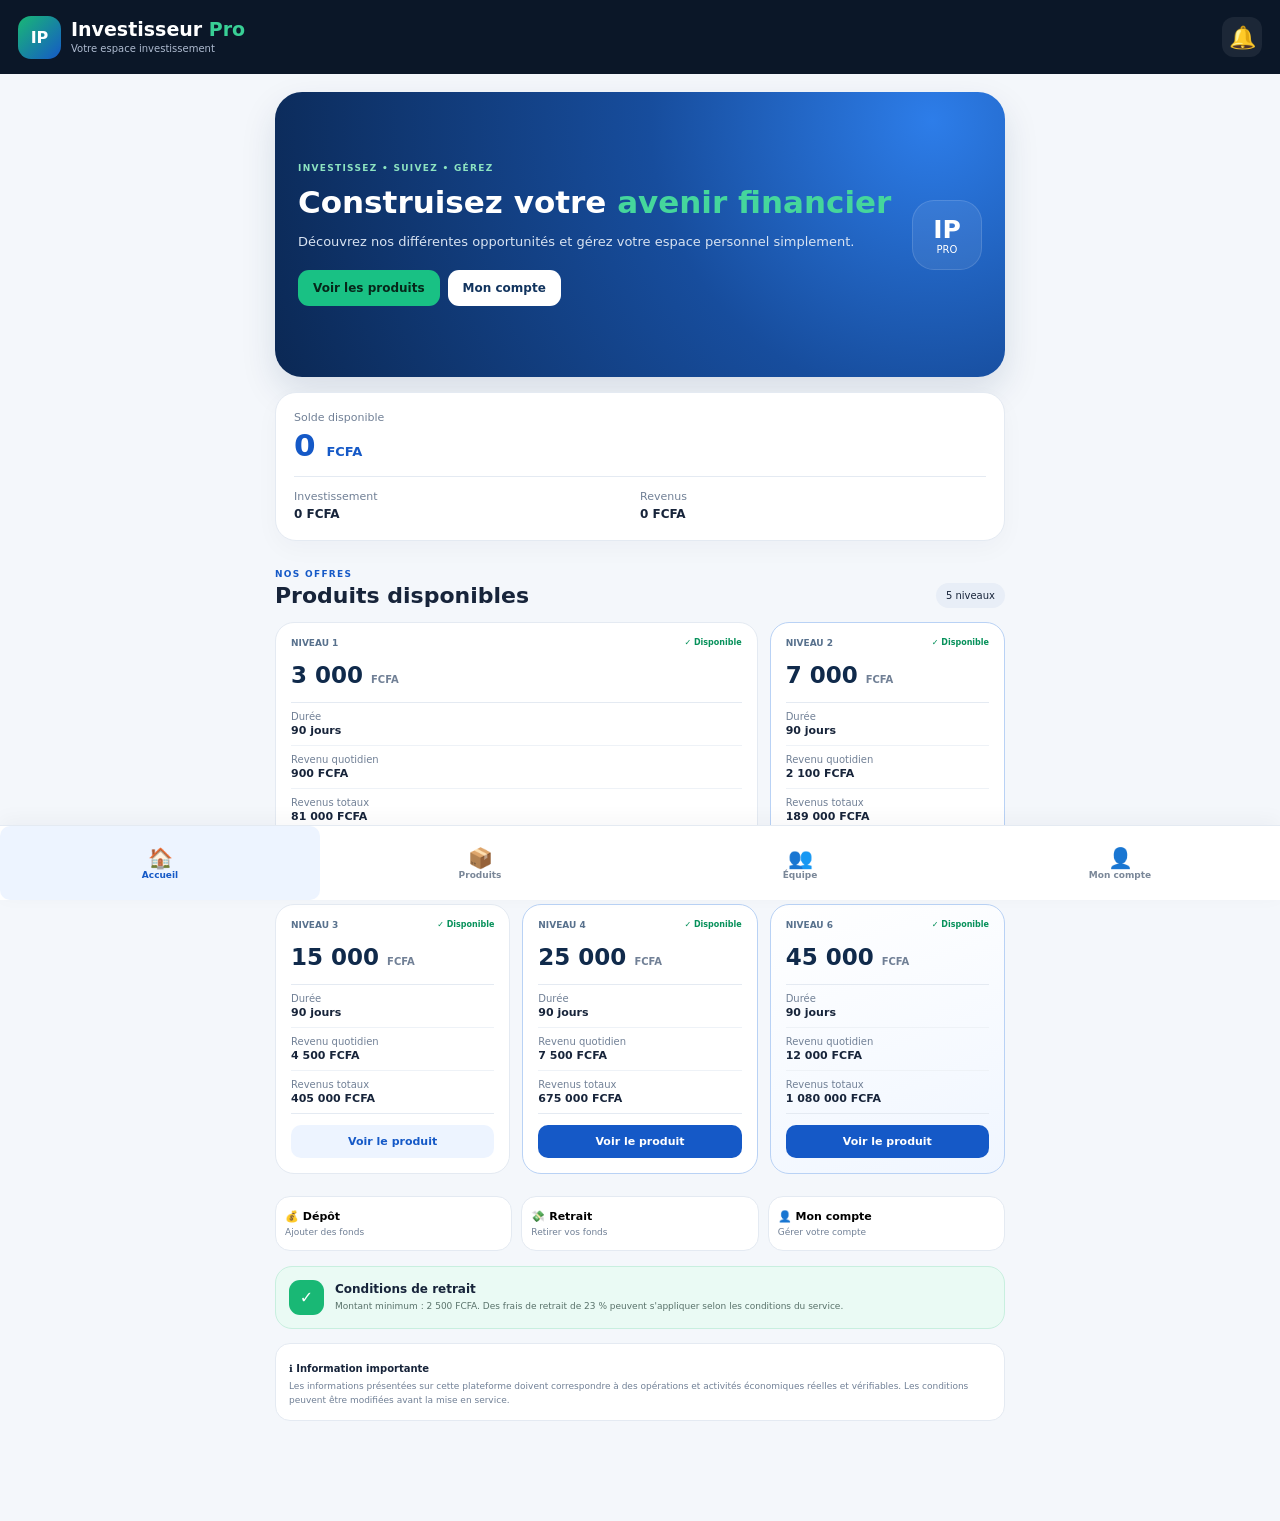
<file: index.html>
<!DOCTYPE html>
<html lang="fr">
<head>
  <meta charset="UTF-8">
  <meta name="viewport" content="width=device-width, initial-scale=1.0">

  <title>Investisseur Pro</title>

  <link rel="stylesheet" href="style.css">
</head>

<body>

  <!-- =========================
       BARRE DU HAUT
  ========================== -->

  <header class="topbar">

    <div class="brand">

      <div class="logo">
        IP
      </div>

      <div>
        <h1>
          Investisseur <span>Pro</span>
        </h1>

        <p>
          Votre espace investissement
        </p>
      </div>

    </div>

    <button class="icon-btn" onclick="showMessage('Bienvenue sur Investisseur Pro')">
      🔔
    </button>

  </header>


  <!-- =========================
       CONTENU PRINCIPAL
  ========================== -->

  <main class="page">


    <!-- HERO -->

    <section class="hero">

      <div class="hero-content">

        <div class="eyebrow">
          INVESTISSEZ • SUIVEZ • GÉREZ
        </div>

        <h2>
          Construisez votre
          <span>avenir financier</span>
        </h2>

        <p>
          Découvrez nos différentes opportunités
          et gérez votre espace personnel
          simplement.
        </p>

        <div class="hero-actions">

          <button
            class="btn primary"
            onclick="window.location.href='produits.html'">
            Voir les produits
          </button>

          <button
            class="btn light"
            onclick="showMessage('Votre espace personnel sera bientôt disponible')">
            Mon compte
          </button>

        </div>

      </div>


      <div class="badge">

        <b>IP</b>

        <small>
          PRO
        </small>

      </div>

    </section>


    <!-- SOLDE -->

    <section class="summary">

      <small>
        Solde disponible
      </small>

      <strong>
        0 <em>FCFA</em>
      </strong>

      <div class="summary-grid">

        <div>

          <small>
            Investissement
          </small>

          <b>
            0 FCFA
          </b>

        </div>

        <div>

          <small>
            Revenus
          </small>

          <b>
            0 FCFA
          </b>

        </div>

      </div>

    </section>


    <!-- PRODUITS -->

    <section class="section">

      <div class="heading">

        <div>

          <div class="eyebrow dark">
            NOS OFFRES
          </div>

          <h2>
            Produits disponibles
          </h2>

        </div>

        <span class="count">
          5 niveaux
        </span>

      </div>


      <div class="products">


        <!-- NIVEAU 1 -->

        <article class="product">

          <div class="top">

            <b>
              NIVEAU 1
            </b>

            <span>
              ✓ Disponible
            </span>

          </div>

          <h3>
            3 000 <small>FCFA</small>
          </h3>

          <div class="details">

            <p>
              Durée
              <b>
                90 jours
              </b>
            </p>

            <p>
              Revenu quotidien
              <b>
                900 FCFA
              </b>
            </p>

            <p>
              Revenus totaux
              <b>
                81 000 FCFA
              </b>
            </p>

          </div>

          <button
            onclick="window.location.href='produits.html'">
            Voir le produit
          </button>

        </article>


        <!-- NIVEAU 2 -->

        <article class="product featured">

          <div class="top">

            <b>
              NIVEAU 2
            </b>

            <span>
              ✓ Disponible
            </span>

          </div>

          <h3>
            7 000 <small>FCFA</small>
          </h3>

          <div class="details">

            <p>
              Durée
              <b>
                90 jours
              </b>
            </p>

            <p>
              Revenu quotidien
              <b>
                2 100 FCFA
              </b>
            </p>

            <p>
              Revenus totaux
              <b>
                189 000 FCFA
              </b>
            </p>

          </div>

          <button
            onclick="window.location.href='produits.html'">
            Voir le produit
          </button>

        </article>


        <!-- NIVEAU 3 -->

        <article class="product">

          <div class="top">

            <b>
              NIVEAU 3
            </b>

            <span>
              ✓ Disponible
            </span>

          </div>

          <h3>
            15 000 <small>FCFA</small>
          </h3>

          <div class="details">

            <p>
              Durée
              <b>
                90 jours
              </b>
            </p>

            <p>
              Revenu quotidien
              <b>
                4 500 FCFA
              </b>
            </p>

            <p>
              Revenus totaux
              <b>
                405 000 FCFA
              </b>
            </p>

          </div>

          <button
            onclick="window.location.href='produits.html'">
            Voir le produit
          </button>

        </article>


        <!-- NIVEAU 4 -->

        <article class="product featured">

          <div class="top">

            <b>
              NIVEAU 4
            </b>

            <span>
              ✓ Disponible
            </span>

          </div>

          <h3>
            25 000 <small>FCFA</small>
          </h3>

          <div class="details">

            <p>
              Durée
              <b>
                90 jours
              </b>
            </p>

            <p>
              Revenu quotidien
              <b>
                7 500 FCFA
              </b>
            </p>

            <p>
              Revenus totaux
              <b>
                675 000 FCFA
              </b>
            </p>

          </div>

          <button
            onclick="window.location.href='produits.html'">
            Voir le produit
          </button>

        </article>


        <!-- NIVEAU 6 -->

        <article class="product premium">

          <div class="top">

            <b>
              NIVEAU 6
            </b>

            <span>
              ✓ Disponible
            </span>

          </div>

          <h3>
            45 000 <small>FCFA</small>
          </h3>

          <div class="details">

            <p>
              Durée
              <b>
                90 jours
              </b>
            </p>

            <p>
              Revenu quotidien
              <b>
                12 000 FCFA
              </b>
            </p>

            <p>
              Revenus totaux
              <b>
                1 080 000 FCFA
              </b>
            </p>

          </div>

          <button
            onclick="window.location.href='produits.html'">
            Voir le produit
          </button>

        </article>

      </div>

    </section>


    <!-- ACTIONS RAPIDES -->

    <section class="quick">

      <button
        onclick="showMessage('Le dépôt sera disponible prochainement')">

        <b>
          💰 Dépôt
        </b>

        <small>
          Ajouter des fonds
        </small>

      </button>


      <button
        onclick="showMessage('Le retrait sera disponible prochainement')">

        <b>
          💸 Retrait
        </b>

        <small>
          Retirer vos fonds
        </small>

      </button>


      <button
        onclick="showMessage('Votre espace personnel sera bientôt disponible')">

        <b>
          👤 Mon compte
        </b>

        <small>
          Gérer votre compte
        </small>

      </button>

    </section>


    <!-- CONDITIONS -->

    <section class="conditions">

      <strong>
        ✓
      </strong>

      <div>

        <h3>
          Conditions de retrait
        </h3>

        <p>
          Montant minimum : 2 500 FCFA.
          Des frais de retrait de 23 % peuvent
          s'appliquer selon les conditions du service.
        </p>

      </div>

    </section>


    <!-- INFORMATION -->

    <section class="notice">

      <b>
        ℹ️ Information importante
      </b>

      <p>
        Les informations présentées sur cette plateforme
        doivent correspondre à des opérations et activités
        économiques réelles et vérifiables. Les conditions
        peuvent être modifiées avant la mise en service.
      </p>

    </section>


  </main>


  <!-- =========================
       NAVIGATION
  ========================== -->

  <nav class="bottom">

    <button
      class="active"
      onclick="window.location.href='index.html'">

      🏠

      <small>
        Accueil
      </small>

    </button>


    <button
      onclick="window.location.href='produits.html'">

      📦

      <small>
        Produits
      </small>

    </button>


    <button
      onclick="window.location.href='equipe.html'">

      👥

      <small>
        Équipe
      </small>

    </button>


    <button
      onclick="window.location.href='compte.html'">

      👤

      <small>
        Mon compte
      </small>

    </button>

  </nav>


  <!-- MESSAGE -->

  <div id="toast"></div>


  <!-- JAVASCRIPT -->

  <script src="script.js"></script>

</body>
</html>
</file>
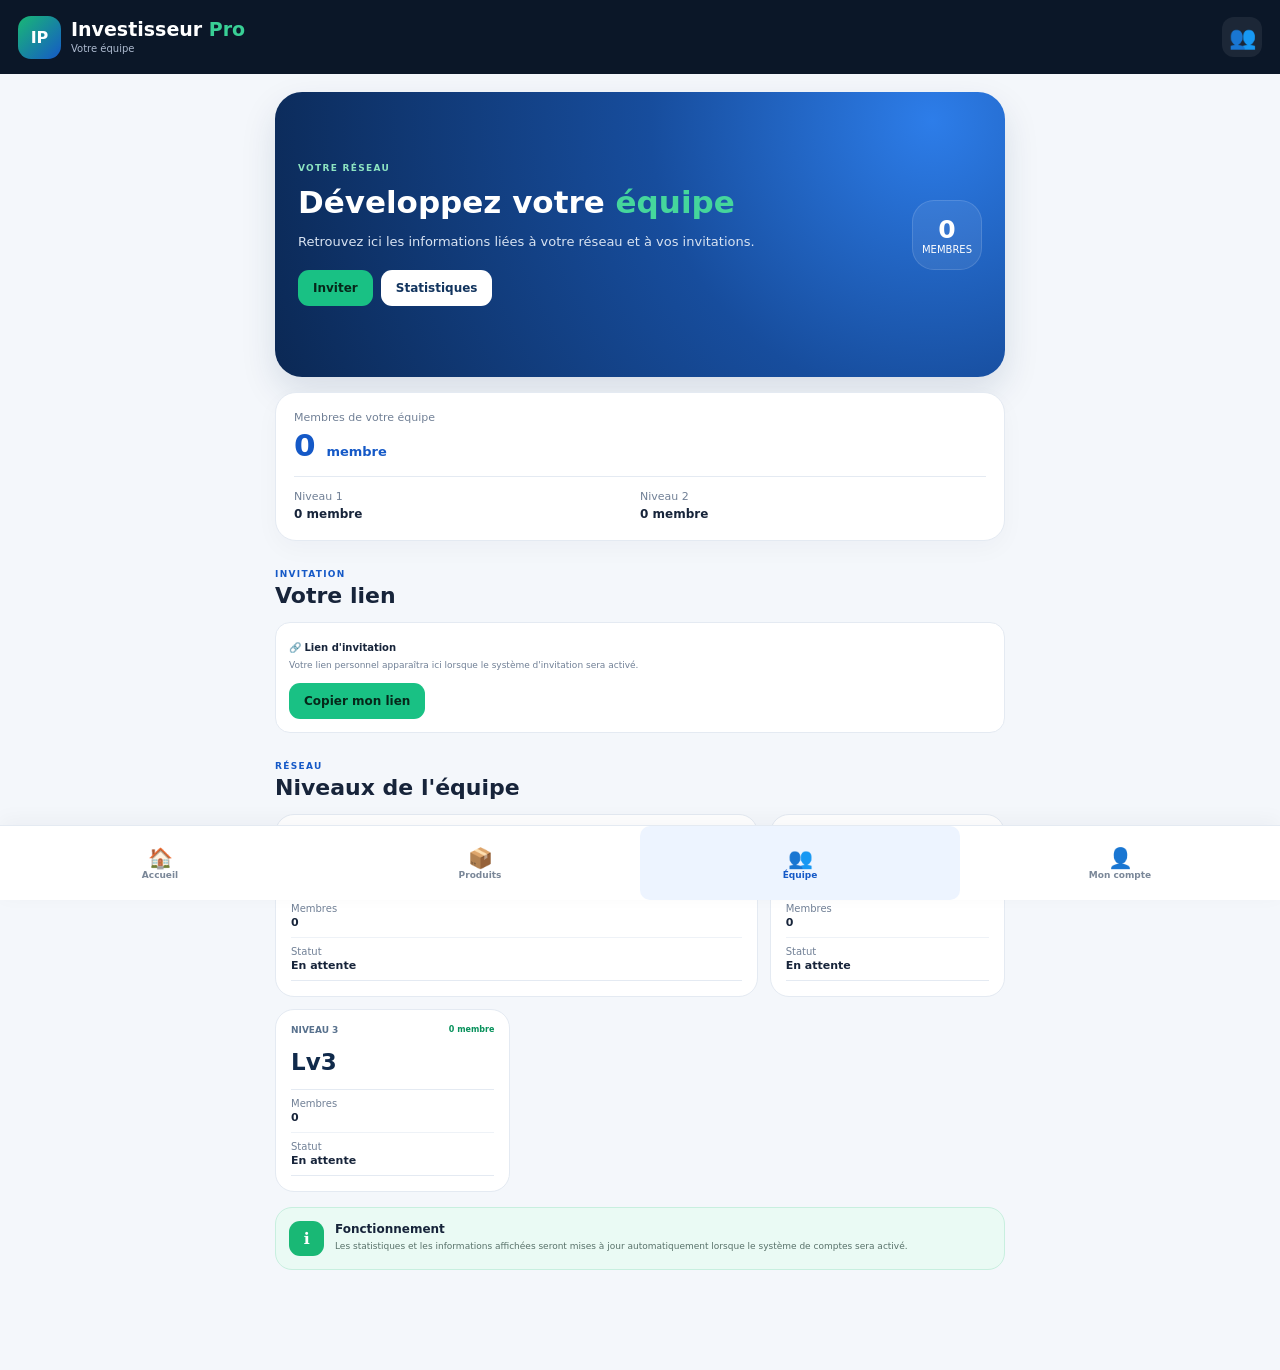
<file: equipe.html>
<!DOCTYPE html>
<html lang="fr">

<head>
  <meta charset="UTF-8">
  <meta name="viewport" content="width=device-width, initial-scale=1.0">

  <title>Équipe - Investisseur Pro</title>

  <link rel="stylesheet" href="style.css">
</head>

<body>

  <header class="topbar">

    <div class="brand">

      <div class="logo">
        IP
      </div>

      <div>
        <h1>
          Investisseur <span>Pro</span>
        </h1>

        <p>
          Votre équipe
        </p>
      </div>

    </div>

    <button
      class="icon-btn"
      onclick="showMessage('Bienvenue dans votre équipe')">
      👥
    </button>

  </header>


  <main class="page">


    <!-- INTRODUCTION -->

    <section class="hero">

      <div class="hero-content">

        <div class="eyebrow">
          VOTRE RÉSEAU
        </div>

        <h2>
          Développez votre
          <span>équipe</span>
        </h2>

        <p>
          Retrouvez ici les informations liées
          à votre réseau et à vos invitations.
        </p>

        <div class="hero-actions">

          <button
            class="btn primary"
            onclick="showMessage('Votre lien d’invitation sera disponible prochainement')">
            Inviter
          </button>

          <button
            class="btn light"
            onclick="showMessage('Les statistiques seront disponibles prochainement')">
            Statistiques
          </button>

        </div>

      </div>


      <div class="badge">

        <b>0</b>

        <small>
          MEMBRES
        </small>

      </div>

    </section>


    <!-- STATISTIQUES -->

    <section class="summary">

      <small>
        Membres de votre équipe
      </small>

      <strong>
        0 <em>membre</em>
      </strong>

      <div class="summary-grid">

        <div>

          <small>
            Niveau 1
          </small>

          <b>
            0 membre
          </b>

        </div>

        <div>

          <small>
            Niveau 2
          </small>

          <b>
            0 membre
          </b>

        </div>

      </div>

    </section>


    <!-- INVITATION -->

    <section class="section">

      <div class="heading">

        <div>

          <div class="eyebrow dark">
            INVITATION
          </div>

          <h2>
            Votre lien
          </h2>

        </div>

      </div>


      <div class="notice">

        <b>
          🔗 Lien d'invitation
        </b>

        <p>
          Votre lien personnel apparaîtra ici
          lorsque le système d'invitation sera activé.
        </p>

        <button
          class="btn primary"
          onclick="showMessage('Le lien d’invitation sera disponible prochainement')"
          style="margin-top:10px;">
          Copier mon lien
        </button>

      </div>

    </section>


    <!-- NIVEAUX -->

    <section class="section">

      <div class="heading">

        <div>

          <div class="eyebrow dark">
            RÉSEAU
          </div>

          <h2>
            Niveaux de l'équipe
          </h2>

        </div>

      </div>


      <div class="products">


        <article class="product">

          <div class="top">

            <b>
              NIVEAU 1
            </b>

            <span>
              0 membre
            </span>

          </div>

          <h3>
            Lv1
          </h3>

          <div class="details">

            <p>
              Membres
              <b>
                0
              </b>
            </p>

            <p>
              Statut
              <b>
                En attente
              </b>
            </p>

          </div>

        </article>


        <article class="product">

          <div class="top">

            <b>
              NIVEAU 2
            </b>

            <span>
              0 membre
            </span>

          </div>

          <h3>
            Lv2
          </h3>

          <div class="details">

            <p>
              Membres
              <b>
                0
              </b>
            </p>

            <p>
              Statut
              <b>
                En attente
              </b>
            </p>

          </div>

        </article>


        <article class="product">

          <div class="top">

            <b>
              NIVEAU 3
            </b>

            <span>
              0 membre
            </span>

          </div>

          <h3>
            Lv3
          </h3>

          <div class="details">

            <p>
              Membres
              <b>
                0
              </b>
            </p>

            <p>
              Statut
              <b>
                En attente
              </b>
            </p>

          </div>

        </article>

      </div>

    </section>


    <!-- INFORMATION -->

    <section class="conditions">

      <strong>
        ℹ
      </strong>

      <div>

        <h3>
          Fonctionnement
        </h3>

        <p>
          Les statistiques et les informations
          affichées seront mises à jour automatiquement
          lorsque le système de comptes sera activé.
        </p>

      </div>

    </section>


  </main>


  <!-- NAVIGATION -->

  <nav class="bottom">

    <button
      onclick="window.location.href='index.html'">

      🏠

      <small>
        Accueil
      </small>

    </button>


    <button
      onclick="window.location.href='produits.html'">

      📦

      <small>
        Produits
      </small>

    </button>


    <button class="active">

      👥

      <small>
        Équipe
      </small>

    </button>


    <button
      onclick="window.location.href='compte.html'">

      👤

      <small>
        Mon compte
      </small>

    </button>

  </nav>


  <div id="toast"></div>


  <script src="script.js"></script>

</body>

</html>
</file>
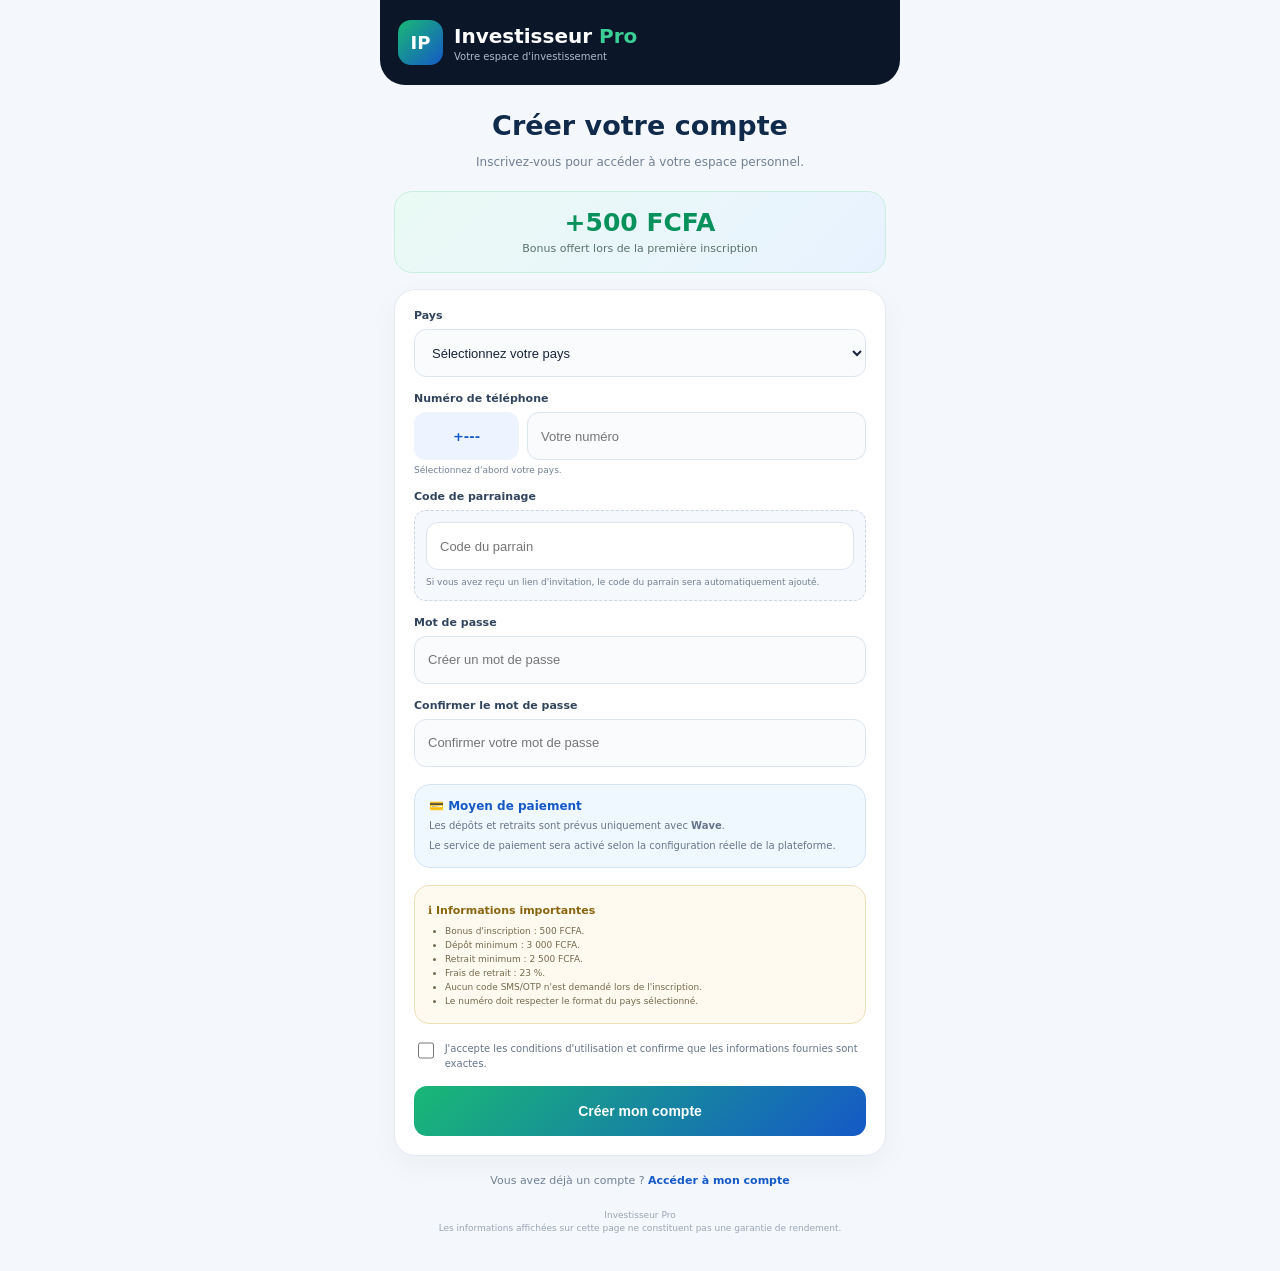
<file: inscription.html>
<!DOCTYPE html>
<html lang="fr">
<head>
  <meta charset="UTF-8">
  <meta name="viewport" content="width=device-width, initial-scale=1.0">

  <title>Inscription - Investisseur Pro</title>

  <style>

    * {
      box-sizing: border-box;
    }

    body {
      margin: 0;
      background: #f4f7fb;
      color: #17243a;
      font-family: system-ui, -apple-system, BlinkMacSystemFont,
        "Segoe UI", sans-serif;
    }

    .page {
      width: 100%;
      max-width: 520px;
      margin: auto;
      padding: 18px 14px 35px;
    }

    /* HEADER */

    .header {
      background: #0b1728;
      color: white;
      border-radius: 0 0 25px 25px;
      padding: 20px 18px;
      margin: -18px -14px 20px;
    }

    .brand {
      display: flex;
      align-items: center;
      gap: 11px;
    }

    .logo {
      width: 45px;
      height: 45px;
      border-radius: 13px;

      background: linear-gradient(
        135deg,
        #19b875,
        #1559c7
      );

      display: grid;
      place-items: center;

      font-size: 18px;
      font-weight: 900;
    }

    .brand h1 {
      margin: 0;
      font-size: 20px;
    }

    .brand h1 span {
      color: #39cf95;
    }

    .brand p {
      margin: 3px 0 0;
      color: #aebbd0;
      font-size: 10px;
    }

    /* TITRE */

    .title {
      text-align: center;
      margin: 25px 0 20px;
    }

    .title h2 {
      margin: 0;
      font-size: 27px;
      color: #102a4b;
    }

    .title p {
      color: #718096;
      font-size: 12px;
      line-height: 1.5;
    }

    /* BONUS */

    .bonus {
      background: linear-gradient(
        135deg,
        #eafaf4,
        #e8f2ff
      );

      border: 1px solid #c8efdf;
      border-radius: 18px;
      padding: 16px;
      text-align: center;
      margin-bottom: 16px;
    }

    .bonus strong {
      display: block;
      color: #07915b;
      font-size: 25px;
    }

    .bonus span {
      font-size: 11px;
      color: #59726a;
    }

    /* FORMULAIRE */

    .card {
      background: white;
      border: 1px solid #e4eaf2;
      border-radius: 21px;
      padding: 19px;
      box-shadow: 0 10px 30px #17243a0a;
    }

    .field {
      margin-bottom: 15px;
    }

    label {
      display: block;
      font-size: 11px;
      font-weight: 800;
      margin-bottom: 7px;
      color: #31445d;
    }

    select,
    input {
      width: 100%;
      height: 48px;

      border: 1px solid #dce4ee;
      border-radius: 12px;

      padding: 0 13px;

      background: #f9fbfd;
      color: #17243a;

      font-size: 13px;
      outline: none;
    }

    select:focus,
    input:focus {
      border-color: #1559c7;
      background: white;
    }

    /* TELEPHONE */

    .phone-box {
      display: grid;
      grid-template-columns: 105px 1fr;
      gap: 8px;
    }

    .country-code {
      background: #edf4ff;
      color: #1559c7;
      font-weight: 800;
      display: flex;
      align-items: center;
      justify-content: center;
      border-radius: 12px;
      font-size: 13px;
    }

    .phone-help {
      font-size: 9px;
      color: #718096;
      margin-top: 5px;
    }

    /* PARRAINAGE */

    .ref-box {
      background: #f5f8fc;
      border: 1px dashed #cbd7e6;
      border-radius: 12px;
      padding: 11px;
    }

    .ref-box input {
      background: white;
    }

    .ref-info {
      font-size: 9px;
      color: #718096;
      margin-top: 6px;
      line-height: 1.4;
    }

    /* WAVE */

    .payment {
      background: #f0f8ff;
      border: 1px solid #d4e5f7;
      border-radius: 16px;
      padding: 14px;
      margin: 17px 0;
    }

    .payment-title {
      font-size: 12px;
      font-weight: 900;
      color: #1559c7;
    }

    .payment p {
      margin: 5px 0 0;
      font-size: 10px;
      color: #65758a;
      line-height: 1.5;
    }

    /* CONDITIONS */

    .conditions {
      background: #fffaf0;
      border: 1px solid #f1dfb5;
      border-radius: 15px;
      padding: 13px;
      margin-bottom: 17px;
    }

    .conditions strong {
      font-size: 11px;
      color: #8a650e;
    }

    .conditions ul {
      padding-left: 17px;
      margin: 8px 0 0;
    }

    .conditions li {
      font-size: 9px;
      color: #75694b;
      margin-bottom: 4px;
    }

    /* CHECKBOX */

    .check {
      display: flex;
      align-items: flex-start;
      gap: 8px;
      margin: 15px 0;
    }

    .check input {
      width: 17px;
      height: 17px;
      margin-top: 1px;
    }

    .check span {
      font-size: 10px;
      line-height: 1.5;
      color: #65758a;
    }

    /* BOUTON */

    .submit {
      width: 100%;
      height: 50px;

      border: 0;
      border-radius: 13px;

      background: linear-gradient(
        135deg,
        #19b875,
        #1559c7
      );

      color: white;

      font-size: 14px;
      font-weight: 900;

      cursor: pointer;
    }

    .submit:active {
      transform: scale(.98);
    }

    /* MESSAGE */

    .message {
      display: none;

      margin-top: 15px;
      padding: 12px;

      border-radius: 12px;

      font-size: 11px;
      text-align: center;
      line-height: 1.5;
    }

    .message.success {
      display: block;
      background: #eafaf4;
      color: #08744c;
      border: 1px solid #bcebd7;
    }

    .message.error {
      display: block;
      background: #fff0f0;
      color: #a22c2c;
      border: 1px solid #f1caca;
    }

    /* CONNEXION */

    .login {
      text-align: center;
      margin-top: 18px;
      font-size: 11px;
      color: #718096;
    }

    .login a {
      color: #1559c7;
      font-weight: 800;
      text-decoration: none;
    }

    /* FOOTER */

    .footer {
      text-align: center;
      margin-top: 22px;
      color: #9aa6b6;
      font-size: 9px;
      line-height: 1.5;
    }

  </style>
</head>

<body>

<div class="page">

  <!-- HEADER -->

  <div class="header">

    <div class="brand">

      <div class="logo">
        IP
      </div>

      <div>
        <h1>
          Investisseur <span>Pro</span>
        </h1>

        <p>
          Votre espace d'investissement
        </p>
      </div>

    </div>

  </div>


  <!-- TITRE -->

  <div class="title">

    <h2>
      Créer votre compte
    </h2>

    <p>
      Inscrivez-vous pour accéder à votre espace personnel.
    </p>

  </div>


  <!-- BONUS -->

  <div class="bonus">

    <strong>
      +500 FCFA
    </strong>

    <span>
      Bonus offert lors de la première inscription
    </span>

  </div>


  <!-- FORMULAIRE -->

  <div class="card">

    <form id="registerForm">


      <!-- PAYS -->

      <div class="field">

        <label for="country">
          Pays
        </label>

        <select id="country" required>

          <option value="">
            Sélectionnez votre pays
          </option>

          <option value="senegal">
            🇸🇳 Sénégal
          </option>

          <option value="cotedivoire">
            🇨🇮 Côte d'Ivoire
          </option>

          <option value="mali">
            🇲🇱 Mali
          </option>

          <option value="burkina">
            🇧🇫 Burkina Faso
          </option>

          <option value="gambia">
            🇬🇲 Gambie
          </option>

          <option value="uganda">
            🇺🇬 Ouganda
          </option>

          <option value="cameroon">
            🇨🇲 Cameroun
          </option>

        </select>

      </div>


      <!-- TELEPHONE -->

      <div class="field">

        <label for="phone">
          Numéro de téléphone
        </label>

        <div class="phone-box">

          <div
            class="country-code"
            id="countryCode"
          >
            +---
          </div>

          <input
            type="tel"
            id="phone"
            placeholder="Votre numéro"
            inputmode="numeric"
            autocomplete="tel"
            required
          >

        </div>

        <div
          class="phone-help"
          id="phoneHelp"
        >
          Sélectionnez d'abord votre pays.
        </div>

      </div>


      <!-- CODE PARRAIN -->

      <div class="field">

        <label for="referral">
          Code de parrainage
        </label>

        <div class="ref-box">

          <input
            type="text"
            id="referral"
            placeholder="Code du parrain"
            autocomplete="off"
          >

          <div class="ref-info">
            Si vous avez reçu un lien d'invitation,
            le code du parrain sera automatiquement ajouté.
          </div>

        </div>

      </div>


      <!-- MOT DE PASSE -->

      <div class="field">

        <label for="password">
          Mot de passe
        </label>

        <input
          type="password"
          id="password"
          placeholder="Créer un mot de passe"
          minlength="6"
          required
        >

      </div>


      <!-- CONFIRMATION -->

      <div class="field">

        <label for="confirmPassword">
          Confirmer le mot de passe
        </label>

        <input
          type="password"
          id="confirmPassword"
          placeholder="Confirmer votre mot de passe"
          minlength="6"
          required
        >

      </div>


      <!-- PAIEMENT -->

      <div class="payment">

        <div class="payment-title">
          💳 Moyen de paiement
        </div>

        <p>
          Les dépôts et retraits sont prévus uniquement
          avec <strong>Wave</strong>.
        </p>

        <p>
          Le service de paiement sera activé selon
          la configuration réelle de la plateforme.
        </p>

      </div>


      <!-- CONDITIONS -->

      <div class="conditions">

        <strong>
          ℹ️ Informations importantes
        </strong>

        <ul>

          <li>
            Bonus d'inscription : 500 FCFA.
          </li>

          <li>
            Dépôt minimum : 3 000 FCFA.
          </li>

          <li>
            Retrait minimum : 2 500 FCFA.
          </li>

          <li>
            Frais de retrait : 23 %.
          </li>

          <li>
            Aucun code SMS/OTP n'est demandé lors de l'inscription.
          </li>

          <li>
            Le numéro doit respecter le format du pays sélectionné.
          </li>

        </ul>

      </div>


      <!-- ACCEPTATION -->

      <div class="check">

        <input
          type="checkbox"
          id="terms"
          required
        >

        <span>
          J'accepte les conditions d'utilisation et
          confirme que les informations fournies sont exactes.
        </span>

      </div>


      <!-- BOUTON -->

      <button
        type="submit"
        class="submit"
      >
        Créer mon compte
      </button>


      <!-- MESSAGE -->

      <div
        id="message"
        class="message"
      ></div>


    </form>

  </div>


  <!-- CONNEXION -->

  <div class="login">

    Vous avez déjà un compte ?

    <a href="compte.html">
      Accéder à mon compte
    </a>

  </div>


  <!-- FOOTER -->

  <div class="footer">

    Investisseur Pro<br>

    Les informations affichées sur cette page
    ne constituent pas une garantie de rendement.

  </div>

</div>


<script>

  /* =========================
     PAYS
  ========================= */

  const country = document.getElementById("country");
  const countryCode = document.getElementById("countryCode");
  const phone = document.getElementById("phone");
  const phoneHelp = document.getElementById("phoneHelp");


  /*
    Nombre de chiffres attendu
    après l'indicatif international.
  */

  const countryRules = {

    senegal: {
      code: "+221",
      digits: 9,
      example: "Exemple : 771234567"
    },

    cotedivoire: {
      code: "+225",
      digits: 10,
      example: "Exemple : 0712345678"
    },

    mali: {
      code: "+223",
      digits: 8,
      example: "Exemple : 76123456"
    },

    burkina: {
      code: "+226",
      digits: 8,
      example: "Exemple : 70123456"
    },

    gambia: {
      code: "+220",
      digits: 7,
      example: "Exemple : 7123456"
    },

    uganda: {
      code: "+256",
      digits: 9,
      example: "Exemple : 712345678"
    },

    cameroon: {
      code: "+237",
      digits: 9,
      example: "Exemple : 690123456"
    }

  };


  /* =========================
     CHANGEMENT DE PAYS
  ========================= */

  country.addEventListener("change", function () {

    const selected = countryRules[this.value];

    phone.value = "";

    if (!selected) {

      countryCode.textContent = "+---";

      phoneHelp.textContent =
        "Sélectionnez d'abord votre pays.";

      return;

    }

    countryCode.textContent = selected.code;

    phoneHelp.textContent =
      selected.example +
      " — " +
      selected.digits +
      " chiffres.";

  });


  /* =========================
     NUMERO : CHIFFRES SEULEMENT
  ========================= */

  phone.addEventListener("input", function () {

    this.value = this.value
      .replace(/\D/g, "");

  });


  /* =========================
     CODE PARRAINAGE
  ========================= */

  const referral =
    document.getElementById("referral");

  const urlParams =
    new URLSearchParams(window.location.search);

  const ref =
    urlParams.get("ref");


  if (ref) {

    referral.value = ref;

    referral.readOnly = true;

    referral.style.background = "#edf4ff";

    referral.style.color = "#1559c7";

  }


  /* =========================
     FORMULAIRE
  ========================= */

  const form =
    document.getElementById("registerForm");

  const message =
    document.getElementById("message");


  form.addEventListener("submit", function (event) {

    event.preventDefault();

    message.className = "message";
    message.textContent = "";


    const selected =
      countryRules[country.value];


    /* Pays */

    if (!selected) {

      message.className =
        "message error";

      message.textContent =
        "Veuillez sélectionner votre pays.";

      return;

    }


    /* Téléphone */

    const phoneNumber =
      phone.value.trim();


    if (phoneNumber.length !== selected.digits) {

      message.className =
        "message error";

      message.textContent =
        "Le numéro ne correspond pas au format attendu pour " +
        country.options[country.selectedIndex].text +
        ".";

      phone.focus();

      return;

    }


    /* Mot de passe */

    const password =
      document.getElementById("password").value;

    const confirmPassword =
      document.getElementById("confirmPassword").value;


    if (password.length < 6) {

      message.className =
        "message error";

      message.textContent =
        "Le mot de passe doit contenir au moins 6 caractères.";

      return;

    }


    if (password !== confirmPassword) {

      message.className =
        "message error";

      message.textContent =
        "Les deux mots de passe ne correspondent pas.";

      return;

    }


    /* SUCCÈS FRONT-END */

    message.className =
      "message success";

    message.innerHTML =
      "✅ Inscription prête.<br><br>" +
      "Votre compte pourra bénéficier du bonus de " +
      "<strong>500 FCFA</strong> " +
      "après validation de l'inscription.";


    /*
      IMPORTANT :
      Cette partie ne crée pas encore
      un véritable compte dans une base de données.

      La connexion réelle, le crédit du bonus,
      le stockage sécurisé du mot de passe
      et les paiements devront être reliés
      à un serveur/backend.
    */

  });

</script>

</body>
</html>
</file>
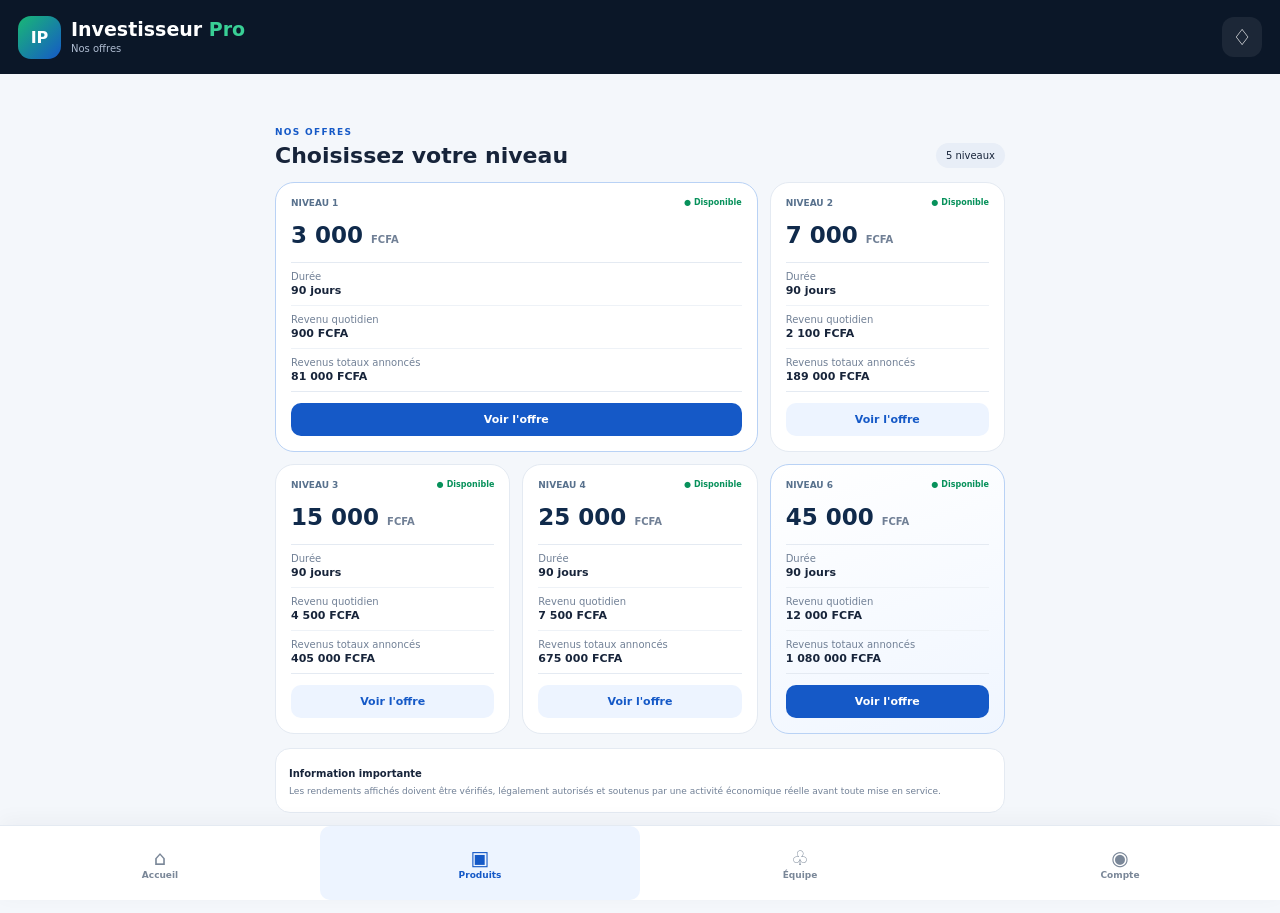
<file: produits.html>
<!DOCTYPE html>
<html lang="fr">

<head>

  <meta charset="UTF-8">

  <meta
    name="viewport"
    content="width=device-width, initial-scale=1.0">

  <meta
    name="theme-color"
    content="#0b1728">

  <title>Produits - Investisseur Pro</title>

  <link
    rel="stylesheet"
    href="style.css">

</head>


<body>


<!-- =========================
     EN-TÊTE
========================= -->

<header class="topbar">

  <div class="brand">

    <div class="logo">
      IP
    </div>

    <div>

      <h1>
        Investisseur <span>Pro</span>
      </h1>

      <p>
        Nos offres
      </p>

    </div>

  </div>


  <button
    class="icon-btn"
    aria-label="Notifications">

    ♢

  </button>

</header>



<!-- =========================
     CONTENU
========================= -->

<main class="page">


  <section class="section">

    <div class="heading">

      <div>

        <span class="eyebrow dark">
          NOS OFFRES
        </span>

        <h2>
          Choisissez votre niveau
        </h2>

      </div>

      <span class="count">
        5 niveaux
      </span>

    </div>



    <div class="products">


      <!-- =====================
           NIVEAU 1
      ====================== -->

      <article class="product featured">

        <div class="top">

          <b>
            NIVEAU 1
          </b>

          <span>
            ● Disponible
          </span>

        </div>


        <h3>
          3 000
          <small>FCFA</small>
        </h3>


        <div class="details">

          <p>
            Durée
            <b>
              90 jours
            </b>
          </p>


          <p>
            Revenu quotidien
            <b>
              900 FCFA
            </b>
          </p>


          <p>
            Revenus totaux annoncés
            <b>
              81 000 FCFA
            </b>
          </p>

        </div>


        <button
          data-message="Niveau 1 sélectionné.">

          Voir l'offre

        </button>

      </article>



      <!-- =====================
           NIVEAU 2
      ====================== -->

      <article class="product">

        <div class="top">

          <b>
            NIVEAU 2
          </b>

          <span>
            ● Disponible
          </span>

        </div>


        <h3>
          7 000
          <small>FCFA</small>
        </h3>


        <div class="details">

          <p>
            Durée
            <b>
              90 jours
            </b>
          </p>


          <p>
            Revenu quotidien
            <b>
              2 100 FCFA
            </b>
          </p>


          <p>
            Revenus totaux annoncés
            <b>
              189 000 FCFA
            </b>
          </p>

        </div>


        <button
          data-message="Niveau 2 sélectionné.">

          Voir l'offre

        </button>

      </article>



      <!-- =====================
           NIVEAU 3
      ====================== -->

      <article class="product">

        <div class="top">

          <b>
            NIVEAU 3
          </b>

          <span>
            ● Disponible
          </span>

        </div>


        <h3>
          15 000
          <small>FCFA</small>
        </h3>


        <div class="details">

          <p>
            Durée
            <b>
              90 jours
            </b>
          </p>


          <p>
            Revenu quotidien
            <b>
              4 500 FCFA
            </b>
          </p>


          <p>
            Revenus totaux annoncés
            <b>
              405 000 FCFA
            </b>
          </p>

        </div>


        <button
          data-message="Niveau 3 sélectionné.">

          Voir l'offre

        </button>

      </article>



      <!-- =====================
           NIVEAU 4
      ====================== -->

      <article class="product">

        <div class="top">

          <b>
            NIVEAU 4
          </b>

          <span>
            ● Disponible
          </span>

        </div>


        <h3>
          25 000
          <small>FCFA</small>
        </h3>


        <div class="details">

          <p>
            Durée
            <b>
              90 jours
            </b>
          </p>


          <p>
            Revenu quotidien
            <b>
              7 500 FCFA
            </b>
          </p>


          <p>
            Revenus totaux annoncés
            <b>
              675 000 FCFA
            </b>
          </p>

        </div>


        <button
          data-message="Niveau 4 sélectionné.">

          Voir l'offre

        </button>

      </article>



      <!-- =====================
           NIVEAU 6
      ====================== -->

      <article class="product premium">

        <div class="top">

          <b>
            NIVEAU 6
          </b>

          <span>
            ● Disponible
          </span>

        </div>


        <h3>
          45 000
          <small>FCFA</small>
        </h3>


        <div class="details">

          <p>
            Durée
            <b>
              90 jours
            </b>
          </p>


          <p>
            Revenu quotidien
            <b>
              12 000 FCFA
            </b>
          </p>


          <p>
            Revenus totaux annoncés
            <b>
              1 080 000 FCFA
            </b>
          </p>

        </div>


        <button
          data-message="Niveau 6 sélectionné.">

          Voir l'offre

        </button>

      </article>


    </div>

  </section>



  <!-- =========================
       INFORMATION
  ========================== -->

  <section class="notice">

    <b>
      Information importante
    </b>

    <p>
      Les rendements affichés doivent être vérifiés,
      légalement autorisés et soutenus par une activité
      économique réelle avant toute mise en service.
    </p>

  </section>


</main>



<!-- =========================
     NAVIGATION
========================= -->

<nav class="bottom">


  <button
    onclick="window.location.href='index.html'">

    ⌂

    <small>
      Accueil
    </small>

  </button>


  <button
    class="active">

    ▣

    <small>
      Produits
    </small>

  </button>


  <button
    onclick="window.location.href='equipe.html'">

    ♧

    <small>
      Équipe
    </small>

  </button>


  <button
    onclick="window.location.href='compte.html'">

    ◉

    <small>
      Compte
    </small>

  </button>


</nav>



<!-- MESSAGE -->

<div id="toast"></div>



<script src="script.js"></script>

</body>

</html>
</file>
<file: style.css>
*{box-sizing:border-box}html{scroll-behavior:smooth}body{margin:0;background:#f4f7fb;color:#17243a;font-family:system-ui,-apple-system,BlinkMacSystemFont,"Segoe UI",sans-serif;padding-bottom:82px}button{font-family:inherit;cursor:pointer}.topbar{height:74px;background:#0b1728;color:white;display:flex;align-items:center;justify-content:space-between;padding:0 18px;position:sticky;top:0;z-index:10}.brand{display:flex;gap:10px;align-items:center}.logo{width:43px;height:43px;border-radius:13px;background:linear-gradient(135deg,#19b875,#1559c7);display:grid;place-items:center;font-weight:900}.brand h1{font-size:19px;margin:0}.brand h1 span{color:#39cf95}.brand p{font-size:10px;color:#aebbd0;margin:3px 0}.icon-btn{background:#ffffff12;color:white;border:0;border-radius:12px;width:40px;height:40px;font-size:22px}.page{max-width:760px;margin:auto;padding:18px 15px}.hero{min-height:285px;border-radius:27px;padding:28px 23px;color:white;background:radial-gradient(circle at 90% 10%,#2d7de9,#174d9d 40%,#0b2854);display:flex;align-items:center;justify-content:space-between;gap:12px;box-shadow:0 15px 35px #102e5720}.hero-content{flex:1}.eyebrow{font-size:9px;font-weight:900;letter-spacing:1.3px;color:#8de4c1}.eyebrow.dark{color:#1559c7}.hero h2{font-size:31px;line-height:1.1;margin:12px 0}.hero h2 span{color:#45d69c}.hero p{font-size:13px;line-height:1.5;color:#d8e3f2}.hero-actions{display:flex;gap:8px;margin-top:19px}.btn{padding:11px 15px;border:0;border-radius:11px;font-weight:800;font-size:12px}.btn.primary{background:#19c184;color:#06271a}.btn.light{background:white;color:#12345e}.badge{min-width:70px;height:70px;border-radius:22px;background:#ffffff14;border:1px solid #ffffff22;display:grid;place-items:center;align-content:center}.badge b{font-size:25px}.badge small{font-size:10px}.summary{background:white;border:1px solid #e4eaf2;border-radius:21px;margin-top:15px;padding:18px;box-shadow:0 8px 25px #17243a08}.summary small{display:block;color:#718096;font-size:11px}.summary strong{display:block;color:#1559c7;font-size:31px;margin-top:3px}.summary em{font-style:normal;font-size:13px}.summary-grid{display:grid;grid-template-columns:1fr 1fr;border-top:1px solid #e4eaf2;margin-top:13px;padding-top:13px}.summary-grid b{font-size:12px}.section{margin-top:28px}.heading{display:flex;justify-content:space-between;align-items:end;margin-bottom:14px}.heading h2{font-size:22px;margin:4px 0 0}.count{font-size:10px;background:#e8eef7;padding:7px 10px;border-radius:20px}.products{display:grid;grid-template-columns:1fr 1fr;gap:12px}.product{background:white;border:1px solid #e4eaf2;border-radius:19px;padding:15px;transition:transform .2s ease,box-shadow .2s ease}.product:hover{transform:translateY(-3px);box-shadow:0 12px 25px #17243a12}.product.featured,.product.premium{border-color:#b9d2f5}.product.premium{background:linear-gradient(160deg,#fff,#f0f6ff)}.top{display:flex;justify-content:space-between;gap:5px}.top b{font-size:9px;color:#58718d}.top span{font-size:8px;color:#07915b;font-weight:800}.product h3{font-size:23px;margin:14px 0;color:#102a4b}.product h3 small{font-size:10px;color:#718096}.details{border-top:1px solid #e4eaf2;border-bottom:1px solid #e4eaf2}.details p{font-size:10px;color:#718096;padding:8px 0;margin:0}.details p+p{border-top:1px solid #eef2f7}.details b{display:block;color:#17243a;font-size:11px;margin-top:2px}.product button{width:100%;margin-top:11px;padding:10px;border:0;border-radius:10px;background:#edf4ff;color:#1559c7;font-weight:800;font-size:11px}.product.featured button,.product.premium button{background:#1559c7;color:white}.quick{display:grid;grid-template-columns:repeat(3,1fr);gap:9px;margin-top:22px}.quick button{background:white;border:1px solid #e4eaf2;border-radius:15px;padding:13px 9px;text-align:left;transition:.2s}.quick button:hover{border-color:#1559c7;transform:translateY(-2px)}.quick b,.quick small{display:block}.quick b{font-size:11px}.quick small{font-size:9px;color:#718096;margin-top:4px}.conditions{display:flex;gap:11px;align-items:center;background:#eafaf4;border:1px solid #c8efdf;border-radius:17px;padding:13px;margin-top:15px}.conditions>strong{width:35px;height:35px;border-radius:11px;background:#19b875;color:white;display:grid;place-items:center}.conditions h3{font-size:12px;margin:0}.conditions p,.notice p{font-size:9px;color:#59726a;line-height:1.5;margin:4px 0 0}.notice{background:white;border:1px solid #e4eaf2;border-radius:15px;padding:13px;margin-top:14px}.notice>b{font-size:10px}.notice p{color:#718096}.bottom{position:fixed;bottom:0;left:0;right:0;height:75px;background:white;border-top:1px solid #e4eaf2;display:grid;grid-template-columns:repeat(4,1fr);z-index:20;box-shadow:0 -5px 20px #17243a0a}.bottom button{border:0;background:transparent;color:#7a8798;font-size:20px;border-radius:10px}.bottom button.active{color:#1559c7;background:#edf4ff}.bottom small{display:block;font-size:9px;font-weight:800}#toast{position:fixed;left:50%;bottom:92px;transform:translate(-50%,20px);opacity:0;background:#0b1728;color:white;padding:11px 15px;border-radius:11px;font-size:11px;transition:.2s;z-index:50;max-width:90%;text-align:center;pointer-events:none}#toast.show{opacity:1;transform:translate(-50%,0)}@media(max-width:560px){.page{padding:14px 12px}.hero{min-height:315px;padding:25px 19px}.hero h2{font-size:28px}.hero p{font-size:12px}.products{grid-template-columns:1fr}.quick{grid-template-columns:1fr 1fr}.quick button:last-child{grid-column:1/-1}}@media(min-width:700px){.products{grid-template-columns:repeat(3,1fr)}.product:first-child{grid-column:span 2}}
</file>
